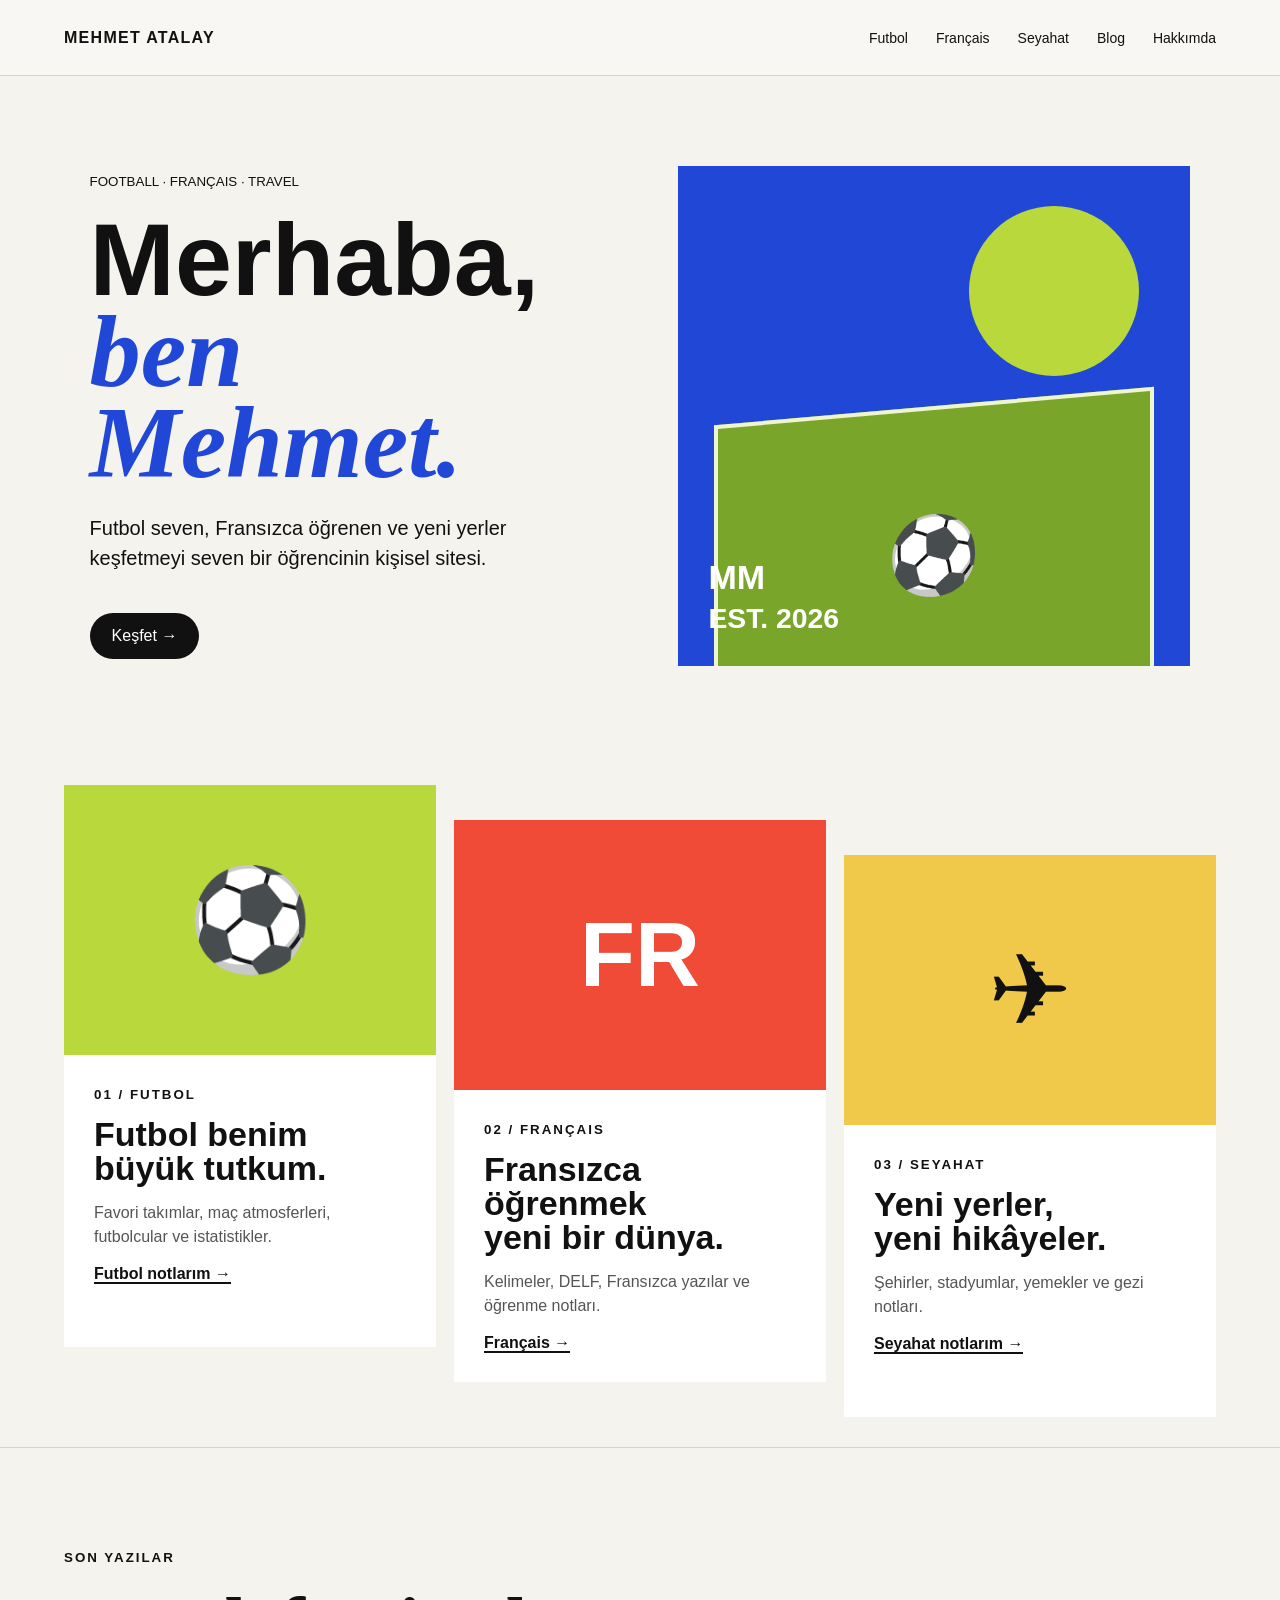
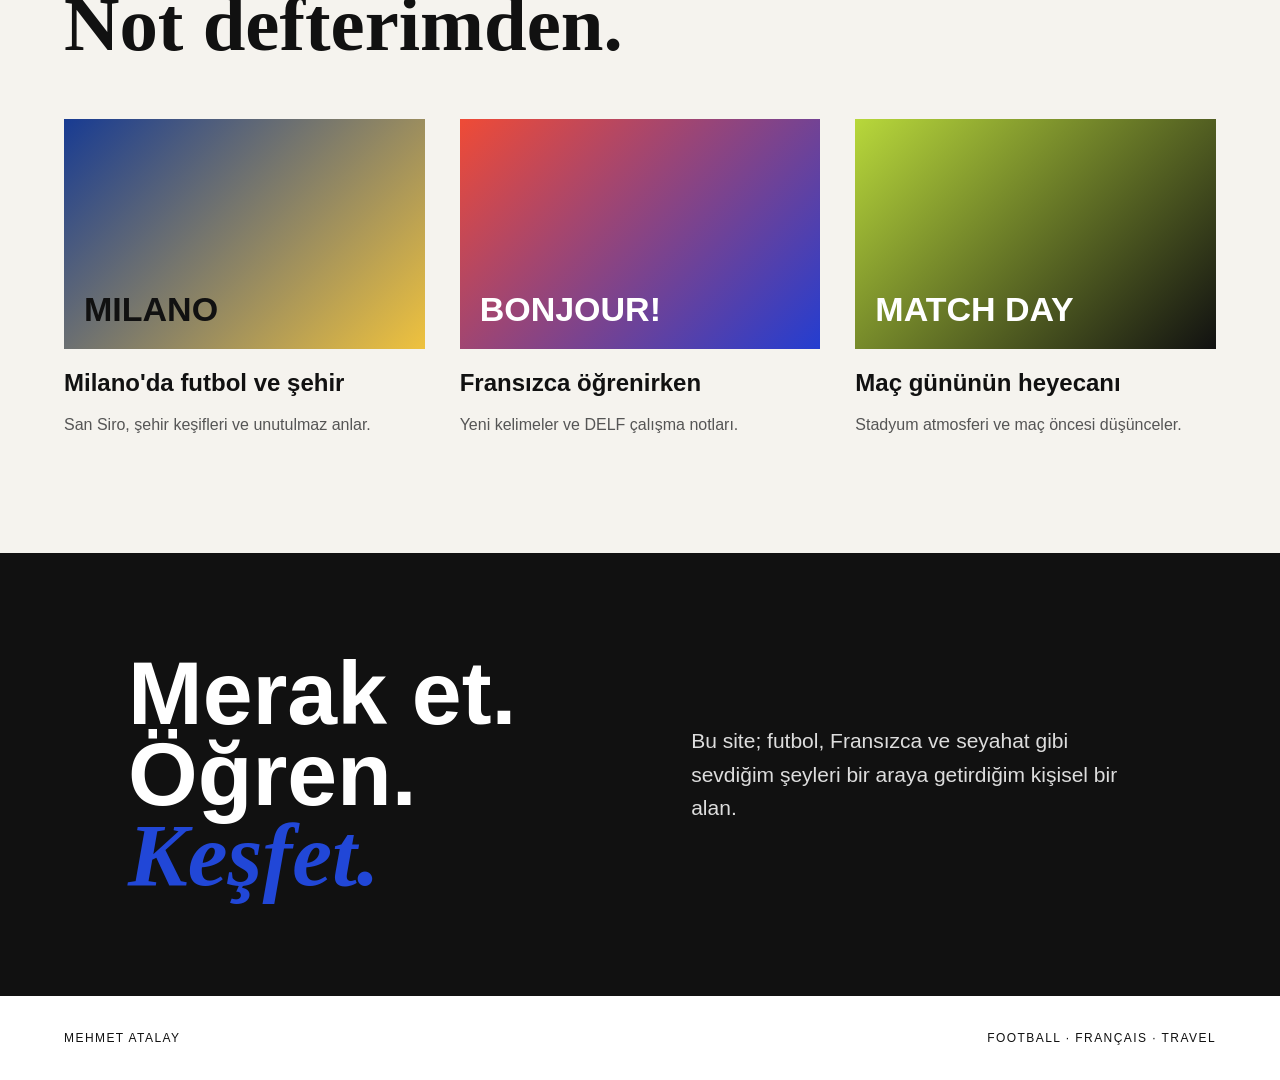
<file: index.html>
<!doctype html><html lang="tr"><head><meta charset="utf-8"><meta name="viewport" content="width=device-width,initial-scale=1"><title>Mehmet Atalay</title><link rel="stylesheet" href="stil.css"></head><body>
<header><a class="logo" href="#">MEHMET ATALAY</a><nav><a href="#futbol">Futbol</a><a href="#francais">Français</a><a href="#seyahat">Seyahat</a><a href="#blog">Blog</a><a href="#hakkimda">Hakkımda</a></nav></header>
<section class="hero"><div><small>FOOTBALL · FRANÇAIS · TRAVEL</small><h1>Merhaba,<br><i>ben Mehmet.</i></h1><p>Futbol seven, Fransızca öğrenen ve yeni yerler keşfetmeyi seven bir öğrencinin kişisel sitesi.</p><a class="btn" href="#blog">Keşfet →</a></div><div class="heroart"><div class="sun"></div><div class="pitch">⚽</div><b>MM<br><small>EST. 2026</small></b></div></section>
<section class="cards">
<article id="futbol"><div class="visual green">⚽</div><div class="text"><small>01 / FUTBOL</small><h2>Futbol benim<br>büyük tutkum.</h2><p>Favori takımlar, maç atmosferleri, futbolcular ve istatistikler.</p><a href="#blog">Futbol notlarım →</a></div></article>
<article id="francais"><div class="visual red">FR</div><div class="text"><small>02 / FRANÇAIS</small><h2>Fransızca öğrenmek<br>yeni bir dünya.</h2><p>Kelimeler, DELF, Fransızca yazılar ve öğrenme notları.</p><a href="#blog">Français →</a></div></article>
<article id="seyahat"><div class="visual yellow">✈</div><div class="text"><small>03 / SEYAHAT</small><h2>Yeni yerler,<br>yeni hikâyeler.</h2><p>Şehirler, stadyumlar, yemekler ve gezi notları.</p><a href="#blog">Seyahat notlarım →</a></div></article>
</section>
<section id="blog" class="latest"><small>SON YAZILAR</small><h2>Not defterimden.</h2><div class="posts"><div><div class="post milan">MILANO</div><b>Milano'da futbol ve şehir</b><p>San Siro, şehir keşifleri ve unutulmaz anlar.</p></div><div><div class="post french">BONJOUR!</div><b>Fransızca öğrenirken</b><p>Yeni kelimeler ve DELF çalışma notları.</p></div><div><div class="post match">MATCH DAY</div><b>Maç gününün heyecanı</b><p>Stadyum atmosferi ve maç öncesi düşünceler.</p></div></div></section>
<section id="hakkimda" class="about"><h2>Merak et.<br>Öğren.<br><i>Keşfet.</i></h2><p>Bu site; futbol, Fransızca ve seyahat gibi sevdiğim şeyleri bir araya getirdiğim kişisel bir alan.</p></section>
<footer>MEHMET ATALAY <span>FOOTBALL · FRANÇAIS · TRAVEL</span></footer></body></html>
</file>
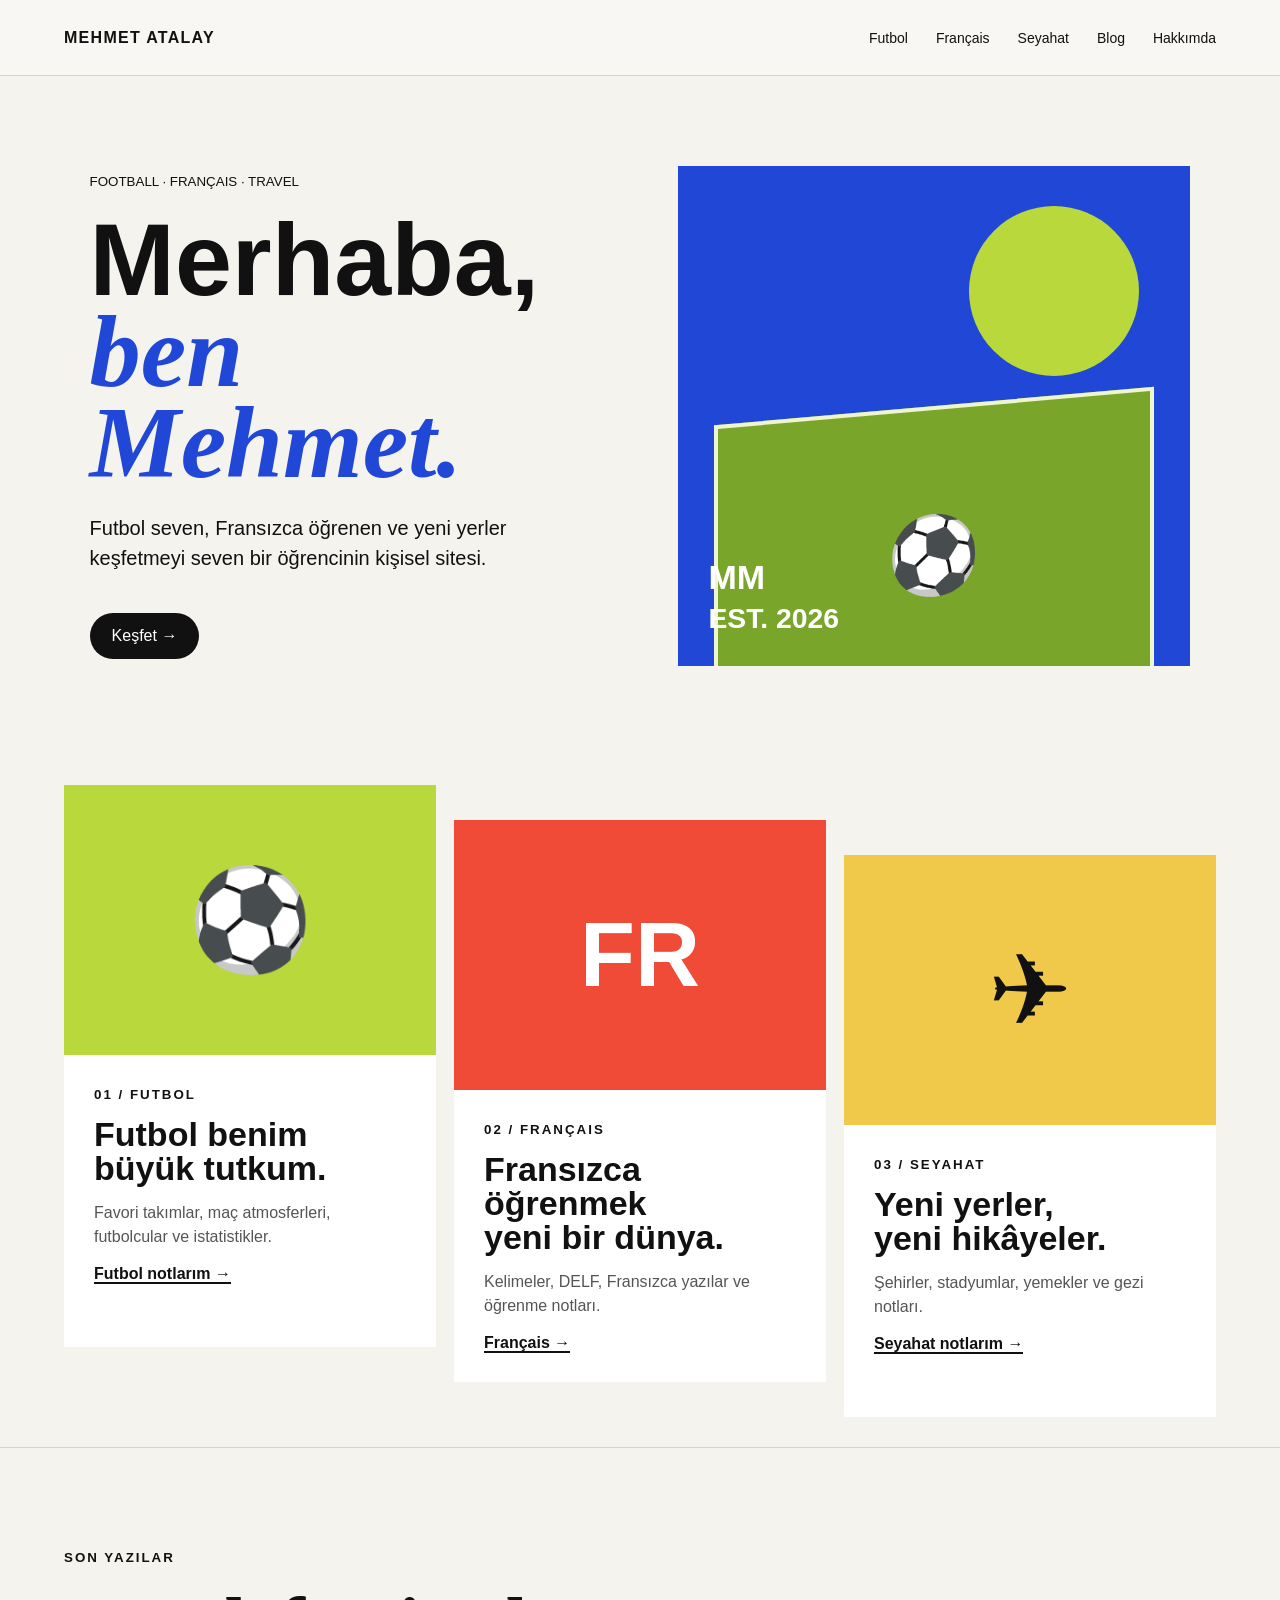
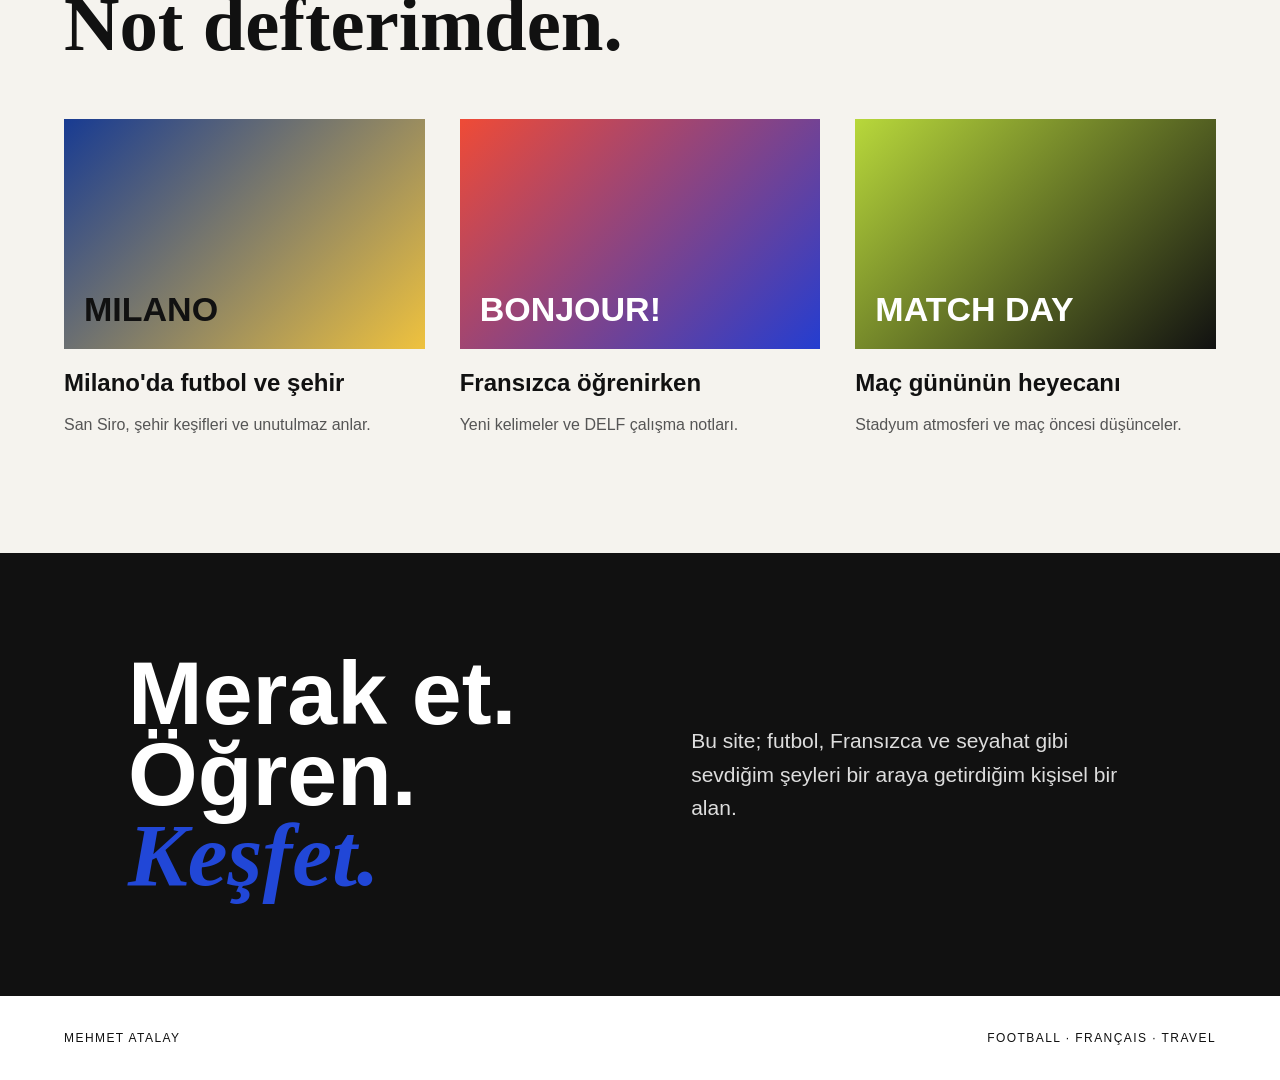
<file: index (1).html>
<!doctype html><html lang="tr"><head><meta charset="utf-8"><meta name="viewport" content="width=device-width,initial-scale=1"><title>Mehmet Atalay</title><style>
*{box-sizing:border-box}html{scroll-behavior:smooth}body{margin:0;background:#f5f3ee;color:#111;font-family:Arial,sans-serif}a{text-decoration:none;color:inherit}header{height:76px;padding:0 5vw;display:flex;align-items:center;justify-content:space-between;border-bottom:1px solid #d7d4cc;position:sticky;top:0;background:#f8f7f3;z-index:5}.logo{font-weight:800;letter-spacing:.08em}nav{display:flex;gap:28px;font-size:14px}.hero{min-height:650px;padding:7vw;display:grid;grid-template-columns:1fr 1fr;gap:6vw;align-items:center}.hero h1{font-size:clamp(58px,8vw,110px);line-height:.88;margin:25px 0}.hero h1 i,.about i{font-family:Georgia,serif;color:#2147d7}.hero p{font-size:20px;line-height:1.5;max-width:600px}.btn{display:inline-block;background:#111;color:#fff;padding:14px 22px;border-radius:30px;margin-top:20px}.heroart{height:500px;background:#2147d7;position:relative;overflow:hidden}.sun{position:absolute;width:170px;height:170px;border-radius:50%;background:#b8d83b;right:10%;top:8%}.pitch{position:absolute;left:7%;right:7%;bottom:-8%;height:60%;background:#79a62a;border:4px solid #eef5cf;display:grid;place-items:center;font-size:75px;transform:skewY(-5deg)}.heroart b{position:absolute;left:30px;bottom:30px;color:white;font-size:34px}.cards{padding:30px 5vw 100px;display:grid;grid-template-columns:repeat(3,1fr);gap:18px}.cards article{background:white;min-height:560px}.visual{height:270px;display:grid;place-items:center;font-size:100px}.green{background:#b8d83b}.red{background:#ef4b36;color:#fff;font-weight:800;font-size:90px}.yellow{background:#f0c94b}.text{padding:30px}.text small,.latest>small{font-weight:800;letter-spacing:.15em}.text h2{font-size:34px;line-height:1;margin:14px 0}.text p,.posts p{color:#555;line-height:1.5}.text a{font-weight:700;border-bottom:2px solid}.cards article:nth-child(2){transform:translateY(35px)}.cards article:nth-child(3){transform:translateY(70px)}.latest{padding:100px 5vw;border-top:1px solid #d7d4cc}.latest>h2{font:700 clamp(48px,6vw,80px) Georgia,serif;margin:15px 0 50px}.posts{display:grid;grid-template-columns:repeat(3,1fr);gap:35px}.post{height:230px;margin-bottom:20px;padding:20px;display:flex;align-items:end;font-size:34px;font-weight:800}.milan{background:linear-gradient(135deg,#183b92,#efc23e)}.french{background:linear-gradient(135deg,#ef4b36,#243dd0);color:#fff}.match{background:linear-gradient(135deg,#b8d83b,#111);color:#fff}.posts b{font-size:24px}.about{background:#111;color:white;padding:100px 10vw;display:grid;grid-template-columns:1fr 1fr;gap:8vw}.about h2{font-size:clamp(55px,7vw,100px);line-height:.9;margin:0}.about p{font-size:21px;line-height:1.6;align-self:center;color:#ddd}footer{padding:35px 5vw;background:white;display:flex;justify-content:space-between;font-size:12px;letter-spacing:.12em}@media(max-width:800px){nav{display:none}.hero{grid-template-columns:1fr;padding:70px 6vw}.heroart{height:360px}.cards,.posts{grid-template-columns:1fr;padding-left:6vw;padding-right:6vw}.cards article:nth-child(2),.cards article:nth-child(3){transform:none}.about{grid-template-columns:1fr;padding:70px 6vw}footer{display:block}footer span{display:block;margin-top:10px}}
</style></head><body>
<header><a class="logo" href="#">MEHMET ATALAY</a><nav><a href="#futbol">Futbol</a><a href="#francais">Français</a><a href="#seyahat">Seyahat</a><a href="#blog">Blog</a><a href="#hakkimda">Hakkımda</a></nav></header>
<section class="hero"><div><small>FOOTBALL · FRANÇAIS · TRAVEL</small><h1>Merhaba,<br><i>ben Mehmet.</i></h1><p>Futbol seven, Fransızca öğrenen ve yeni yerler keşfetmeyi seven bir öğrencinin kişisel sitesi.</p><a class="btn" href="#blog">Keşfet →</a></div><div class="heroart"><div class="sun"></div><div class="pitch">⚽</div><b>MM<br><small>EST. 2026</small></b></div></section>
<section class="cards">
<article id="futbol"><div class="visual green">⚽</div><div class="text"><small>01 / FUTBOL</small><h2>Futbol benim<br>büyük tutkum.</h2><p>Favori takımlar, maç atmosferleri, futbolcular ve istatistikler.</p><a href="#blog">Futbol notlarım →</a></div></article>
<article id="francais"><div class="visual red">FR</div><div class="text"><small>02 / FRANÇAIS</small><h2>Fransızca öğrenmek<br>yeni bir dünya.</h2><p>Kelimeler, DELF, Fransızca yazılar ve öğrenme notları.</p><a href="#blog">Français →</a></div></article>
<article id="seyahat"><div class="visual yellow">✈</div><div class="text"><small>03 / SEYAHAT</small><h2>Yeni yerler,<br>yeni hikâyeler.</h2><p>Şehirler, stadyumlar, yemekler ve gezi notları.</p><a href="#blog">Seyahat notlarım →</a></div></article>
</section>
<section id="blog" class="latest"><small>SON YAZILAR</small><h2>Not defterimden.</h2><div class="posts"><div><div class="post milan">MILANO</div><b>Milano'da futbol ve şehir</b><p>San Siro, şehir keşifleri ve unutulmaz anlar.</p></div><div><div class="post french">BONJOUR!</div><b>Fransızca öğrenirken</b><p>Yeni kelimeler ve DELF çalışma notları.</p></div><div><div class="post match">MATCH DAY</div><b>Maç gününün heyecanı</b><p>Stadyum atmosferi ve maç öncesi düşünceler.</p></div></div></section>
<section id="hakkimda" class="about"><h2>Merak et.<br>Öğren.<br><i>Keşfet.</i></h2><p>Bu site; futbol, Fransızca ve seyahat gibi sevdiğim şeyleri bir araya getirdiğim kişisel bir alan.</p></section>
<footer>MEHMET ATALAY <span>FOOTBALL · FRANÇAIS · TRAVEL</span></footer></body></html>
</file>
<file: stil.css>
*{box-sizing:border-box}html{scroll-behavior:smooth}body{margin:0;background:#f5f3ee;color:#111;font-family:Arial,sans-serif}a{text-decoration:none;color:inherit}header{height:76px;padding:0 5vw;display:flex;align-items:center;justify-content:space-between;border-bottom:1px solid #d7d4cc;position:sticky;top:0;background:#f8f7f3;z-index:5}.logo{font-weight:800;letter-spacing:.08em}nav{display:flex;gap:28px;font-size:14px}.hero{min-height:650px;padding:7vw;display:grid;grid-template-columns:1fr 1fr;gap:6vw;align-items:center}.hero h1{font-size:clamp(58px,8vw,110px);line-height:.88;margin:25px 0}.hero h1 i,.about i{font-family:Georgia,serif;color:#2147d7}.hero p{font-size:20px;line-height:1.5;max-width:600px}.btn{display:inline-block;background:#111;color:#fff;padding:14px 22px;border-radius:30px;margin-top:20px}.heroart{height:500px;background:#2147d7;position:relative;overflow:hidden}.sun{position:absolute;width:170px;height:170px;border-radius:50%;background:#b8d83b;right:10%;top:8%}.pitch{position:absolute;left:7%;right:7%;bottom:-8%;height:60%;background:#79a62a;border:4px solid #eef5cf;display:grid;place-items:center;font-size:75px;transform:skewY(-5deg)}.heroart b{position:absolute;left:30px;bottom:30px;color:white;font-size:34px}.cards{padding:30px 5vw 100px;display:grid;grid-template-columns:repeat(3,1fr);gap:18px}.cards article{background:white;min-height:560px}.visual{height:270px;display:grid;place-items:center;font-size:100px}.green{background:#b8d83b}.red{background:#ef4b36;color:#fff;font-weight:800;font-size:90px}.yellow{background:#f0c94b}.text{padding:30px}.text small,.latest>small{font-weight:800;letter-spacing:.15em}.text h2{font-size:34px;line-height:1;margin:14px 0}.text p,.posts p{color:#555;line-height:1.5}.text a{font-weight:700;border-bottom:2px solid}.cards article:nth-child(2){transform:translateY(35px)}.cards article:nth-child(3){transform:translateY(70px)}.latest{padding:100px 5vw;border-top:1px solid #d7d4cc}.latest>h2{font:700 clamp(48px,6vw,80px) Georgia,serif;margin:15px 0 50px}.posts{display:grid;grid-template-columns:repeat(3,1fr);gap:35px}.post{height:230px;margin-bottom:20px;padding:20px;display:flex;align-items:end;font-size:34px;font-weight:800}.milan{background:linear-gradient(135deg,#183b92,#efc23e)}.french{background:linear-gradient(135deg,#ef4b36,#243dd0);color:#fff}.match{background:linear-gradient(135deg,#b8d83b,#111);color:#fff}.posts b{font-size:24px}.about{background:#111;color:white;padding:100px 10vw;display:grid;grid-template-columns:1fr 1fr;gap:8vw}.about h2{font-size:clamp(55px,7vw,100px);line-height:.9;margin:0}.about p{font-size:21px;line-height:1.6;align-self:center;color:#ddd}footer{padding:35px 5vw;background:white;display:flex;justify-content:space-between;font-size:12px;letter-spacing:.12em}@media(max-width:800px){nav{display:none}.hero{grid-template-columns:1fr;padding:70px 6vw}.heroart{height:360px}.cards,.posts{grid-template-columns:1fr;padding-left:6vw;padding-right:6vw}.cards article:nth-child(2),.cards article:nth-child(3){transform:none}.about{grid-template-columns:1fr;padding:70px 6vw}footer{display:block}footer span{display:block;margin-top:10px}}
</file>
